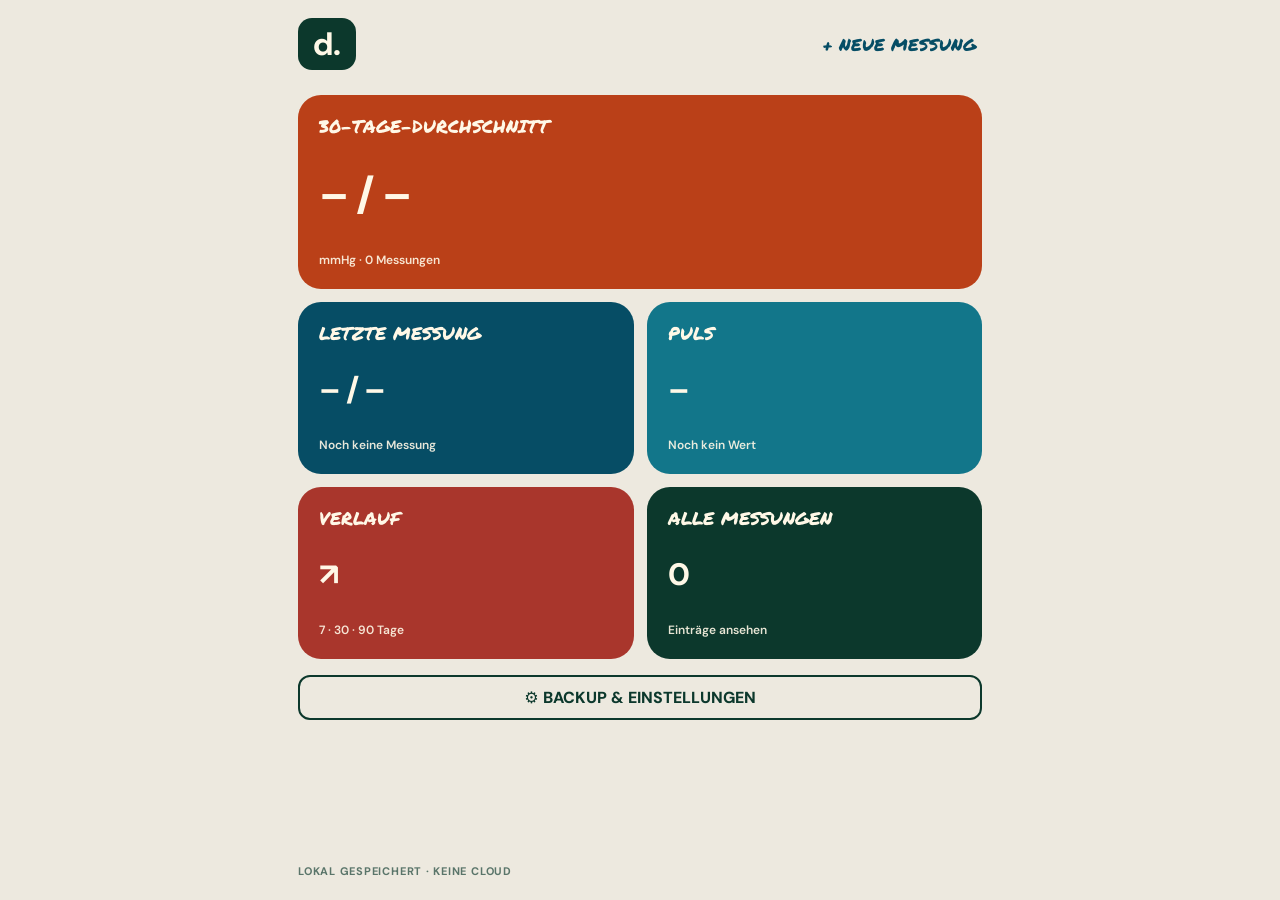
<file: index.html>
<!doctype html><html lang="de"><head><meta charset="utf-8"><meta name="viewport" content="width=device-width,initial-scale=1,viewport-fit=cover"><meta name="theme-color" content="#ede9df"><meta name="description" content="druck. – privates Blutdrucktagebuch"><link rel="manifest" href="manifest.webmanifest"><link rel="icon" href="icon.svg" type="image/svg+xml"><link rel="stylesheet" href="style.css"><title>druck.</title></head><body><div id="app"><header><button id="logo" class="logo" aria-label="Startseite">d.</button><button id="top-action" class="marker action">+ NEUE MESSUNG</button><button id="back" class="small hidden">START</button></header><main id="screen"></main><section id="sheet" class="sheet hidden" role="dialog" aria-modal="true" aria-label="Ansicht"><div id="sheet-handle" class="sheet-handle" role="button" tabindex="0" aria-label="Ansicht schließen: nach unten ziehen oder tippen"><span></span></div><div id="sheet-content" class="sheet-content"></div></section><footer>LOKAL GESPEICHERT · KEINE CLOUD</footer></div><script src="app.js" defer></script></body></html>
</file>
<file: style.css>
@import url('https://fonts.googleapis.com/css2?family=DM+Sans:wght@400;500;600;700;800&display=swap');
@font-face{font-family:'Permanent Marker';src:url('./permanent-marker.ttf') format('truetype');font-style:normal;font-weight:400;font-display:swap;}
:root{font-family:'DM Sans',system-ui,sans-serif;background:#ede9df;color:#0c382c;font-synthesis:none}*{box-sizing:border-box}body{margin:0}button,input,textarea{font:inherit}button{cursor:pointer}#app{max-width:720px;margin:auto;min-height:100dvh;padding:calc(18px + env(safe-area-inset-top)) 18px calc(22px + env(safe-area-inset-bottom));display:flex;flex-direction:column}header{display:flex;align-items:center;gap:12px;margin-bottom:25px}.logo{border:0;border-radius:14px;background:#0c382c;color:#fff8e7;font-weight:800;font-size:32px;padding:7px 15px;line-height:1.2}.marker{font-family:'Permanent Marker',cursive}.action{border:0;background:none;color:#064d65;font-size:17px;margin-left:auto;text-align:right}.small{border:0;background:transparent;color:#0c382c;font-weight:800}.hidden{display:none!important}main{flex:1}.grid{display:grid;grid-template-columns:repeat(2,minmax(0,1fr));gap:13px}.tile{border:0;border-radius:23px;padding:21px;text-align:left;color:#fff8e7;min-width:0;display:flex;flex-direction:column;justify-content:space-between;gap:14px}.tile.full{grid-column:1/-1;min-height:194px}.tile.half{min-height:172px}.tile .heading{font:18px 'Permanent Marker',cursive;line-height:1.15}.tile .number{font-size:clamp(26px,7vw,43px);font-weight:800;line-height:1.05;letter-spacing:-1px}.tile .number.small-number{font-size:clamp(22px,5vw,31px)}.tile .detail{font-size:12px;opacity:.9;font-weight:600}.rust{background:#ba4018}.teal{background:#064d65}.turquoise{background:#12768a}.clay{background:#a9362c}.forest{background:#0c382c}footer{font-size:11px;font-weight:700;letter-spacing:.07em;margin-top:28px;opacity:.65}.page-title{font:25px 'Permanent Marker',cursive;margin:0 0 22px}.panel{background:#fff8e7;border-radius:22px;padding:19px;margin-bottom:14px}.form{display:grid;gap:15px}.field label{display:block;font-size:13px;font-weight:800;margin-bottom:7px}.field input,.field textarea{width:100%;border:2px solid #d3d4c8;border-radius:13px;background:white;padding:13px;font-size:18px;color:#0c382c}.field textarea{font-size:15px;resize:vertical}.row{display:flex;align-items:center;justify-content:space-between;gap:12px}.primary{border:0;background:#0c382c;color:white;border-radius:14px;padding:16px 20px;font-weight:800;width:100%}.secondary{border:2px solid #0c382c;background:transparent;color:#0c382c;border-radius:12px;padding:10px 14px;font-weight:800}.danger{border:0;background:transparent;color:#a9362c;font-weight:800}.muted{font-size:12px;opacity:.7}.chips{display:flex;gap:8px;margin-bottom:14px}.chip{border:1px solid #0c382c;border-radius:20px;padding:9px 15px;background:transparent;color:#0c382c}.chip.selected{background:#0c382c;color:white}.chart{display:block;width:100%;height:185px;background:rgba(255,255,255,.12);border-radius:12px}.entry{display:flex;justify-content:space-between;gap:10px;align-items:start}.entry strong{font-size:22px}.empty{text-align:center;padding:40px 20px;background:#fff8e7;border-radius:20px}.hint{line-height:1.5;font-size:13px}.backup{display:grid;gap:12px}.backup input{max-width:100%}@media(max-width:350px){.tile{padding:15px}.tile .heading{font-size:15px}.action{font-size:14px}}

/* Ausklappansicht wie in der Listen-App: Header bleibt sichtbar. */
header{position:relative;z-index:12;margin-bottom:25px}
body.sheet-open{overflow:hidden}
.sheet{position:fixed;left:max(0px,calc((100vw - 720px)/2));right:max(0px,calc((100vw - 720px)/2));bottom:0;z-index:11;background:#ede9df;border-radius:24px 24px 0 0;box-shadow:0 -10px 35px rgba(12,56,44,.13);display:flex;flex-direction:column;overflow:hidden;overscroll-behavior:contain}
.sheet-handle{height:45px;flex:none;display:flex;align-items:center;justify-content:center;cursor:grab;touch-action:none;user-select:none}
.sheet-handle:active{cursor:grabbing}
.sheet-handle span{display:block;width:54px;height:6px;border-radius:99px;background:#82948b}
.sheet-content{overflow-y:auto;overscroll-behavior:contain;flex:1;min-height:0;padding:5px 18px calc(28px + env(safe-area-inset-bottom))}
.sheet-content .page-title{margin-top:4px}
.sheet-content .panel{margin-bottom:14px}

/* Foto-Erkennung im Messungs-Panel */
.photo-capture{background:#e8eee8;border-radius:16px;padding:15px;display:grid;gap:8px}.photo-button{display:block;background:#064d65;color:#fff8e7;text-align:center;padding:15px;border-radius:13px;font-weight:800;cursor:pointer}.photo-capture input[type=file]{position:absolute;width:1px;height:1px;opacity:0;overflow:hidden}.photo-capture .hint{margin:0}.photo-status{font-size:13px;font-weight:700;margin:0;line-height:1.5}.photo-capture details{font-size:12px;overflow-wrap:anywhere}.photo-capture pre{white-space:pre-wrap;max-height:150px;overflow:auto}
</file>
